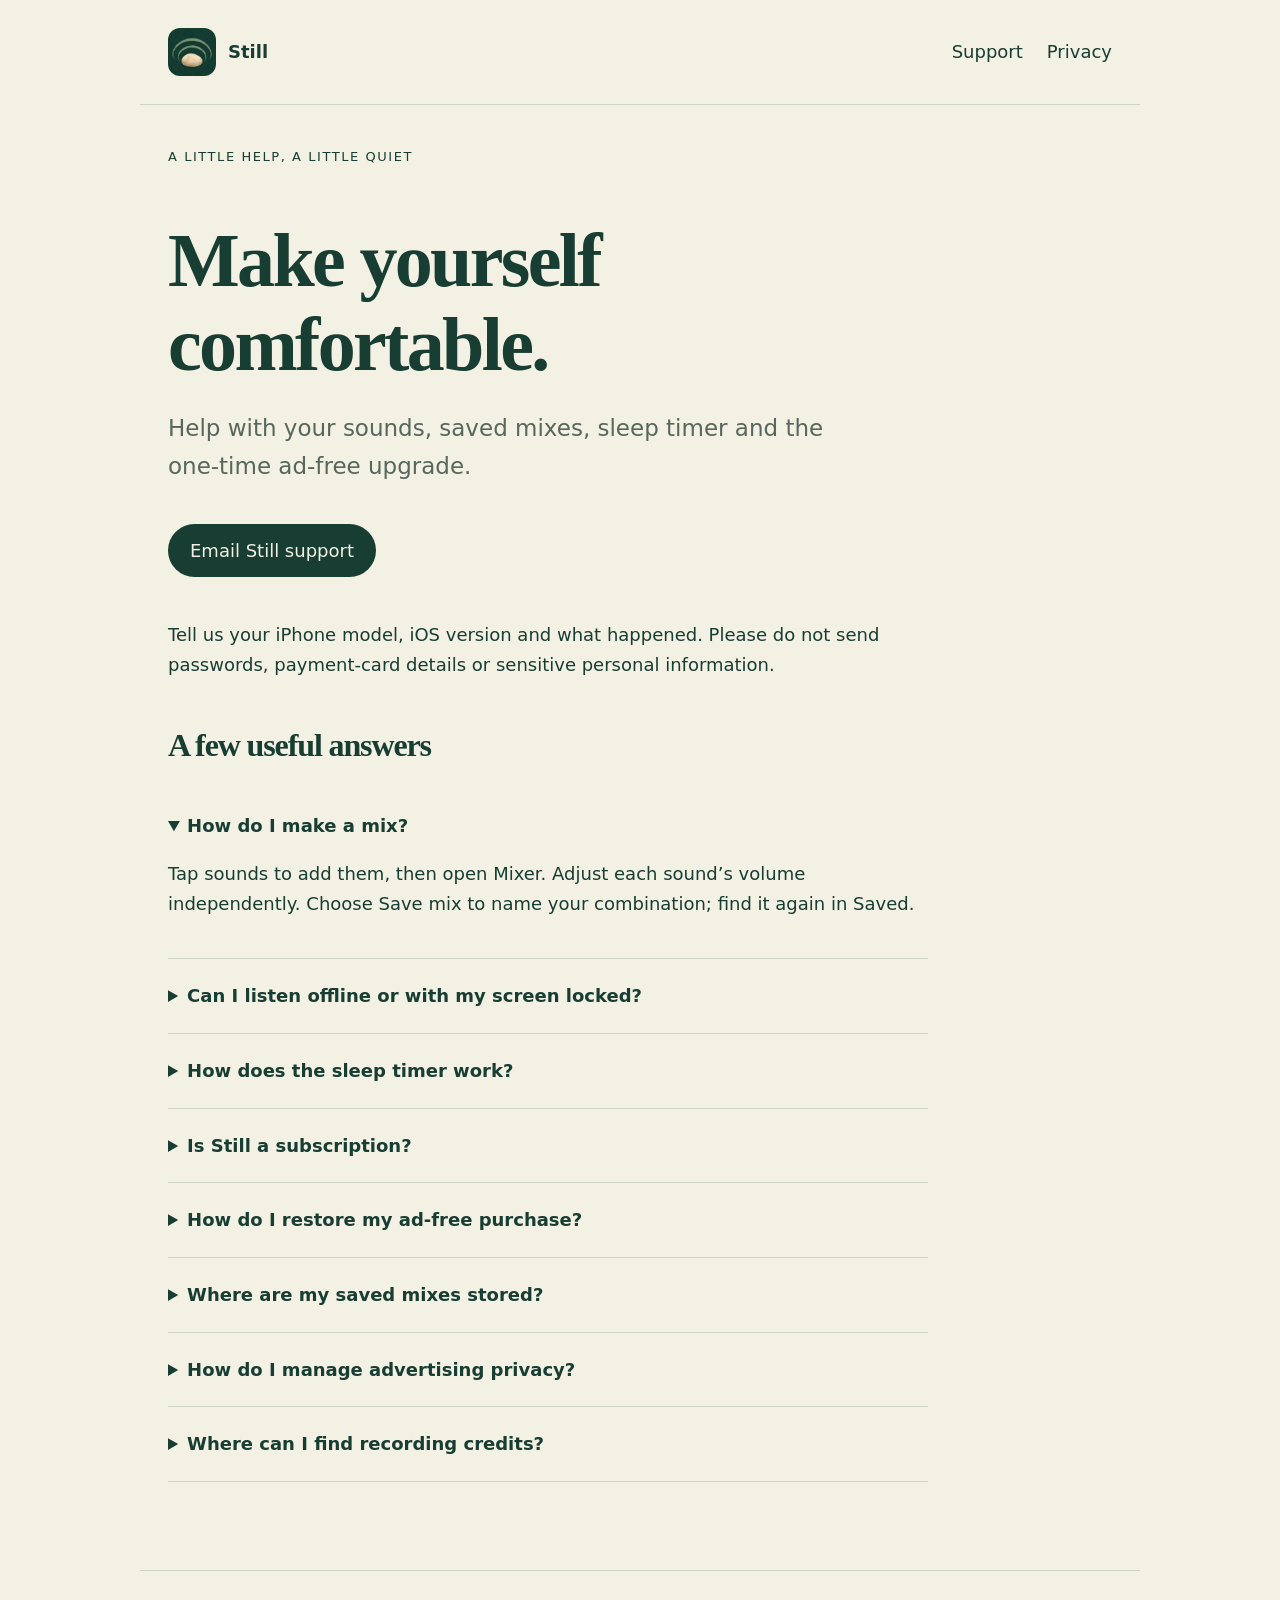
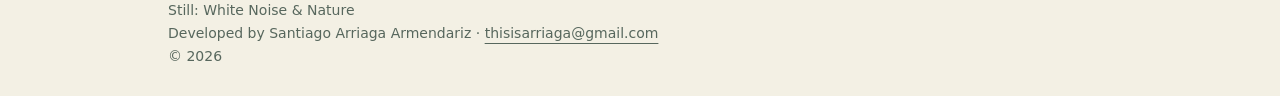
<file: index.html>
<!doctype html><html lang="en"><meta charset="utf-8"><meta name="viewport" content="width=device-width,initial-scale=1"><title>Support · Still</title><meta name="description" content="Support and privacy information for Still: White Noise & Nature."><link rel="stylesheet" href="style.css"><header><a href="index.html"><img src="logo.png" alt="Still"><strong>Still</strong></a><nav aria-label="Main"><a href="index.html">Support</a><a href="privacy.html">Privacy</a></nav></header><main><p class="eyebrow">A little help, a little quiet</p><h1>Make yourself<br>comfortable.</h1><p class="intro">Help with your sounds, saved mixes, sleep timer and the one-time ad-free upgrade.</p><a class="contact" href="mailto:thisisarriaga@gmail.com?subject=Still%20support">Email Still support</a><p>Tell us your iPhone model, iOS version and what happened. Please do not send passwords, payment-card details or sensitive personal information.</p><h2>A few useful answers</h2><details open><summary>How do I make a mix?</summary><p>Tap sounds to add them, then open Mixer. Adjust each sound’s volume independently. Choose Save mix to name your combination; find it again in Saved.</p></details><details><summary>Can I listen offline or with my screen locked?</summary><p>Sounds are included in the app and can play offline. Playback continues with the screen locked. Use the lock-screen controls to pause or resume. Ads and purchases require an internet connection.</p></details><details><summary>How does the sleep timer work?</summary><p>Tap the timer icon and choose 15, 30, 45, 60, 90 or 120 minutes. Playback fades during the final 15 seconds.</p></details><details><summary>Is Still a subscription?</summary><p>No. All sounds, mixing, saved mixes and the sleep timer are available free. The optional Still Ad-Free purchase removes advertising with a single payment. The planned US price is $4.99; the App Store displays the price in your local currency before you buy.</p></details><details><summary>How do I restore my ad-free purchase?</summary><p>Use the same Apple Account you used to buy Still Ad-Free. Open Settings in Still, then Restore Purchases. Check your internet connection if the purchase is not found. For billing or refund requests, visit <a href="https://reportaproblem.apple.com/">Apple’s purchase support</a>.</p></details><details><summary>Where are my saved mixes stored?</summary><p>Saved mixes and preferences are stored on your device. Still has no sign-in or developer-operated cloud account. Deleting the app can remove its local settings.</p></details><details><summary>How do I manage advertising privacy?</summary><p>Where available, open Settings and choose Ad privacy choices. The optional ad-free purchase removes advertising. See our <a href="privacy.html">privacy policy</a> for details.</p></details><details><summary>Where can I find recording credits?</summary><p>Open Settings in Still to view the recording sources and credits.</p></details></main><footer>Still: White Noise & Nature<br>Developed by Santiago Arriaga Armendariz · <a href="mailto:thisisarriaga@gmail.com">thisisarriaga@gmail.com</a><br>© 2026</footer></html>
</file>
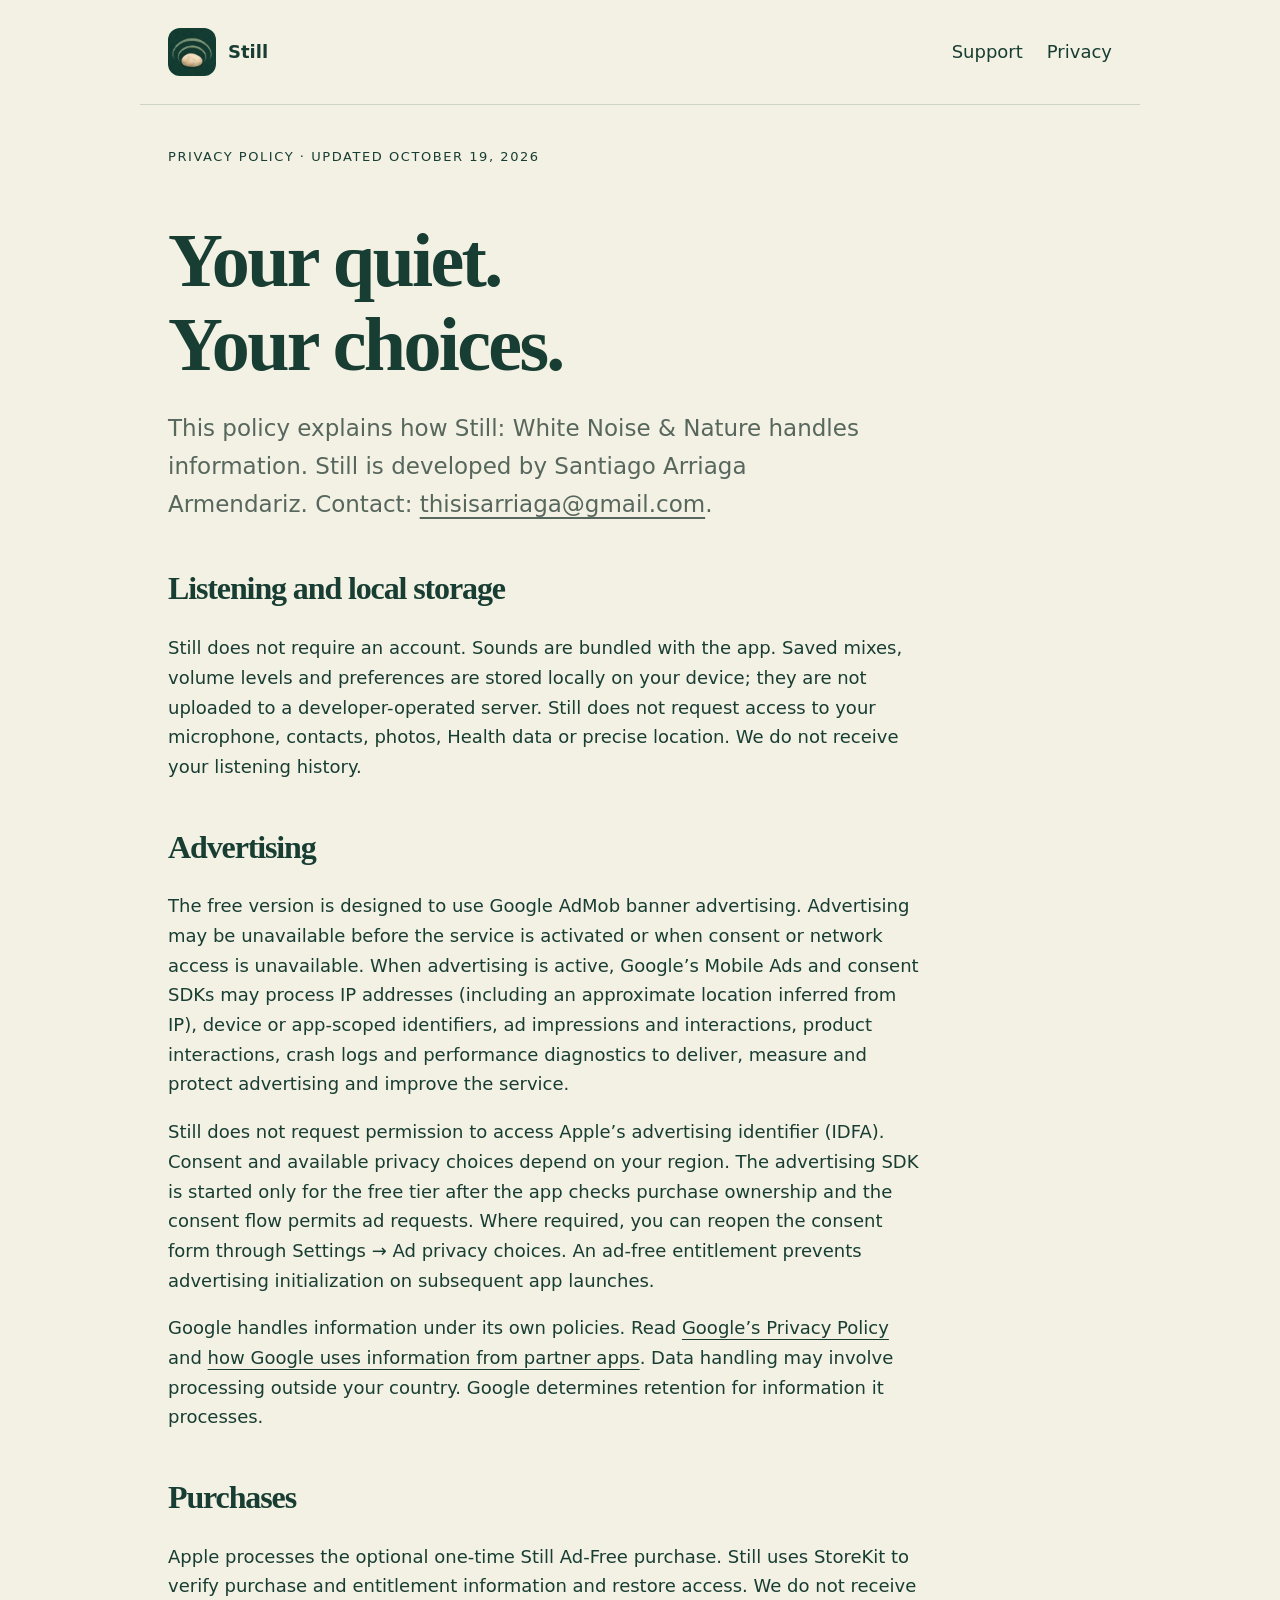
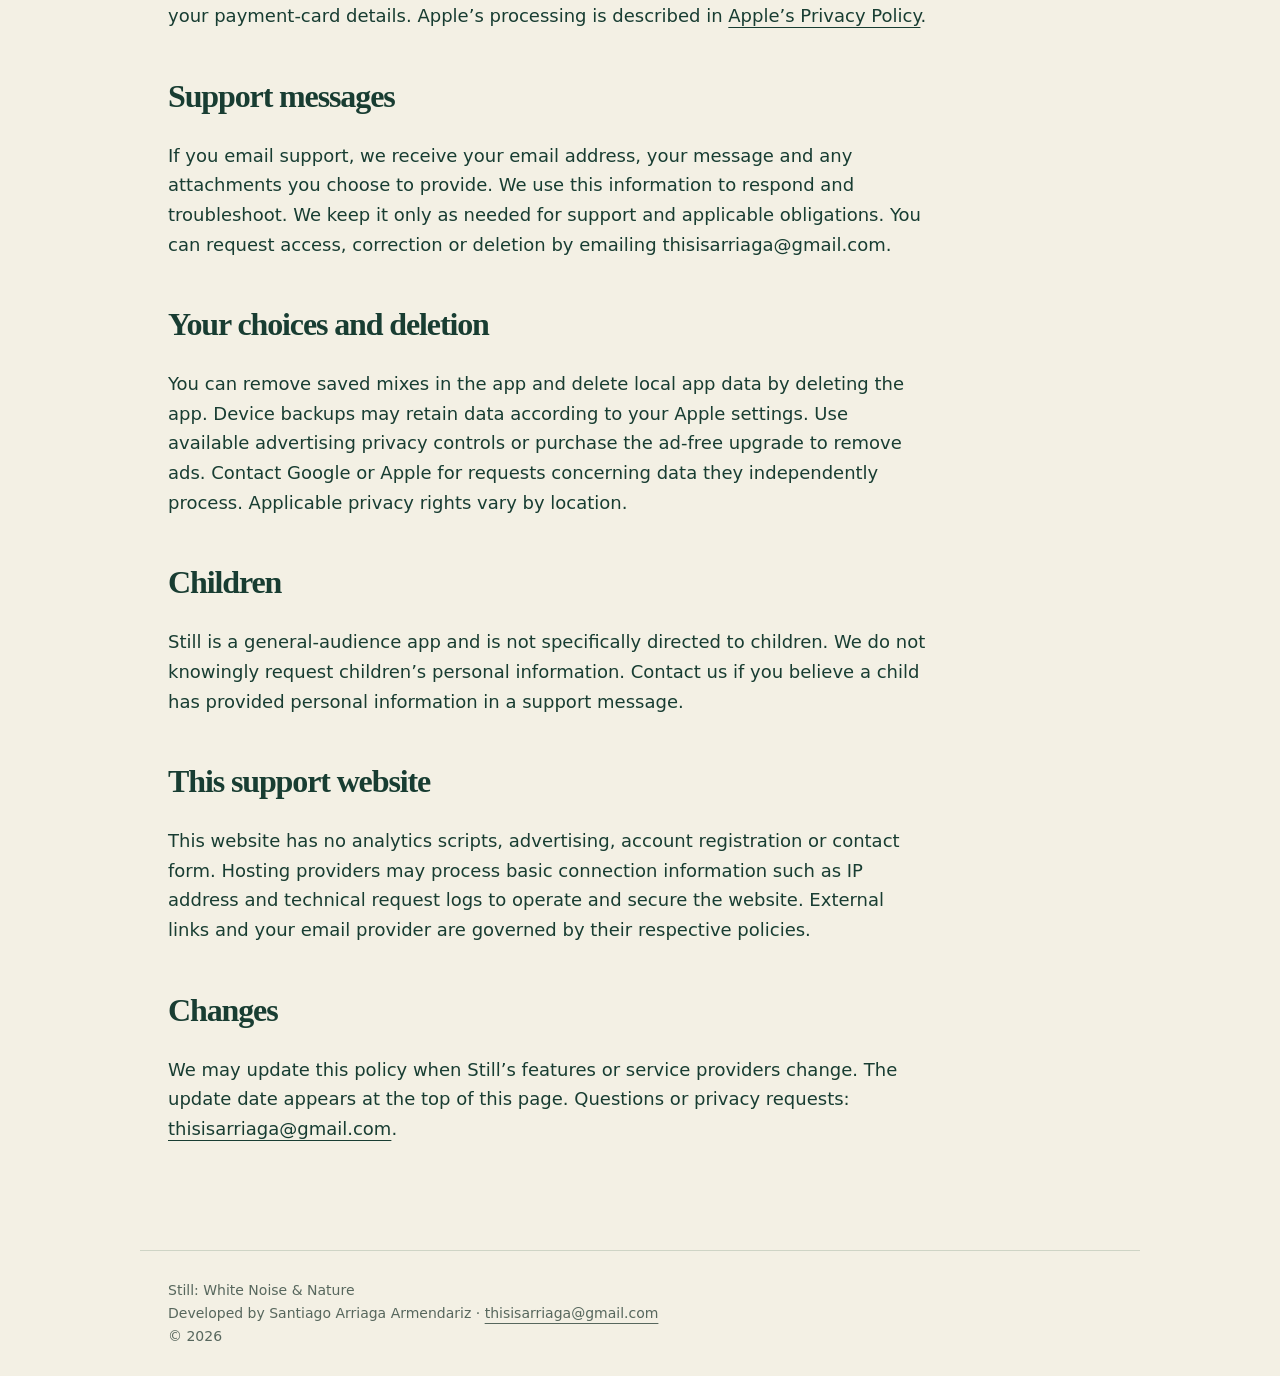
<file: privacy.html>
<!doctype html><html lang="en"><meta charset="utf-8"><meta name="viewport" content="width=device-width,initial-scale=1"><title>Privacy Policy · Still</title><meta name="description" content="Support and privacy information for Still: White Noise & Nature."><link rel="stylesheet" href="style.css"><header><a href="index.html"><img src="logo.png" alt="Still"><strong>Still</strong></a><nav aria-label="Main"><a href="index.html">Support</a><a href="privacy.html">Privacy</a></nav></header><main><p class="eyebrow">Privacy policy · Updated October 19, 2026</p><h1>Your quiet.<br>Your choices.</h1><p class="intro">This policy explains how Still: White Noise & Nature handles information. Still is developed by Santiago Arriaga Armendariz. Contact: <a href="mailto:thisisarriaga@gmail.com">thisisarriaga@gmail.com</a>.</p><h2>Listening and local storage</h2><p>Still does not require an account. Sounds are bundled with the app. Saved mixes, volume levels and preferences are stored locally on your device; they are not uploaded to a developer-operated server. Still does not request access to your microphone, contacts, photos, Health data or precise location. We do not receive your listening history.</p><h2>Advertising</h2><p>The free version is designed to use Google AdMob banner advertising. Advertising may be unavailable before the service is activated or when consent or network access is unavailable. When advertising is active, Google’s Mobile Ads and consent SDKs may process IP addresses (including an approximate location inferred from IP), device or app-scoped identifiers, ad impressions and interactions, product interactions, crash logs and performance diagnostics to deliver, measure and protect advertising and improve the service.</p><p>Still does not request permission to access Apple’s advertising identifier (IDFA). Consent and available privacy choices depend on your region. The advertising SDK is started only for the free tier after the app checks purchase ownership and the consent flow permits ad requests. Where required, you can reopen the consent form through Settings → Ad privacy choices. An ad-free entitlement prevents advertising initialization on subsequent app launches.</p><p>Google handles information under its own policies. Read <a href="https://policies.google.com/privacy">Google’s Privacy Policy</a> and <a href="https://policies.google.com/technologies/partner-sites">how Google uses information from partner apps</a>. Data handling may involve processing outside your country. Google determines retention for information it processes.</p><h2>Purchases</h2><p>Apple processes the optional one-time Still Ad-Free purchase. Still uses StoreKit to verify purchase and entitlement information and restore access. We do not receive your payment-card details. Apple’s processing is described in <a href="https://www.apple.com/legal/privacy/">Apple’s Privacy Policy</a>.</p><h2>Support messages</h2><p>If you email support, we receive your email address, your message and any attachments you choose to provide. We use this information to respond and troubleshoot. We keep it only as needed for support and applicable obligations. You can request access, correction or deletion by emailing thisisarriaga@gmail.com.</p><h2>Your choices and deletion</h2><p>You can remove saved mixes in the app and delete local app data by deleting the app. Device backups may retain data according to your Apple settings. Use available advertising privacy controls or purchase the ad-free upgrade to remove ads. Contact Google or Apple for requests concerning data they independently process. Applicable privacy rights vary by location.</p><h2>Children</h2><p>Still is a general-audience app and is not specifically directed to children. We do not knowingly request children’s personal information. Contact us if you believe a child has provided personal information in a support message.</p><h2>This support website</h2><p>This website has no analytics scripts, advertising, account registration or contact form. Hosting providers may process basic connection information such as IP address and technical request logs to operate and secure the website. External links and your email provider are governed by their respective policies.</p><h2>Changes</h2><p>We may update this policy when Still’s features or service providers change. The update date appears at the top of this page. Questions or privacy requests: <a href="mailto:thisisarriaga@gmail.com">thisisarriaga@gmail.com</a>.</p></main><footer>Still: White Noise & Nature<br>Developed by Santiago Arriaga Armendariz · <a href="mailto:thisisarriaga@gmail.com">thisisarriaga@gmail.com</a><br>© 2026</footer></html>
</file>
<file: style.css>
:root{color-scheme:light;--ink:#183d32;--paper:#f3f0e4;--muted:#57675d}*{box-sizing:border-box}body{margin:0;background:var(--paper);color:var(--ink);font:18px/1.65 system-ui,sans-serif}header,main,footer{max-width:1000px;margin:auto;padding:28px}header{display:flex;align-items:center;justify-content:space-between;border-bottom:1px solid #ced4c5}header a{display:flex;align-items:center;gap:12px;text-decoration:none}img{width:48px;border-radius:12px}nav{display:flex;gap:24px}a{color:inherit;text-underline-offset:5px}h1,h2{font-family:Georgia,serif;line-height:1.1;letter-spacing:-.035em}h1{font-size:clamp(46px,7vw,76px);margin:52px 0 22px}h2{font-size:32px;margin-top:48px}p,ul{max-width:760px}.intro{font-size:23px;color:var(--muted);max-width:700px}.eyebrow{font-size:13px;text-transform:uppercase;letter-spacing:.12em}.contact{display:inline-block;padding:12px 22px;background:var(--ink);color:var(--paper);border-radius:30px;text-decoration:none;margin:15px 0 25px}details{padding:22px 0;border-bottom:1px solid #ced4c5;max-width:760px}summary{cursor:pointer;font-weight:600}footer{font-size:14px;color:var(--muted);border-top:1px solid #ced4c5;margin-top:60px}@media(max-width:600px){header{align-items:flex-start}nav{gap:14px;font-size:15px}header,main,footer{padding:22px}}
</file>
